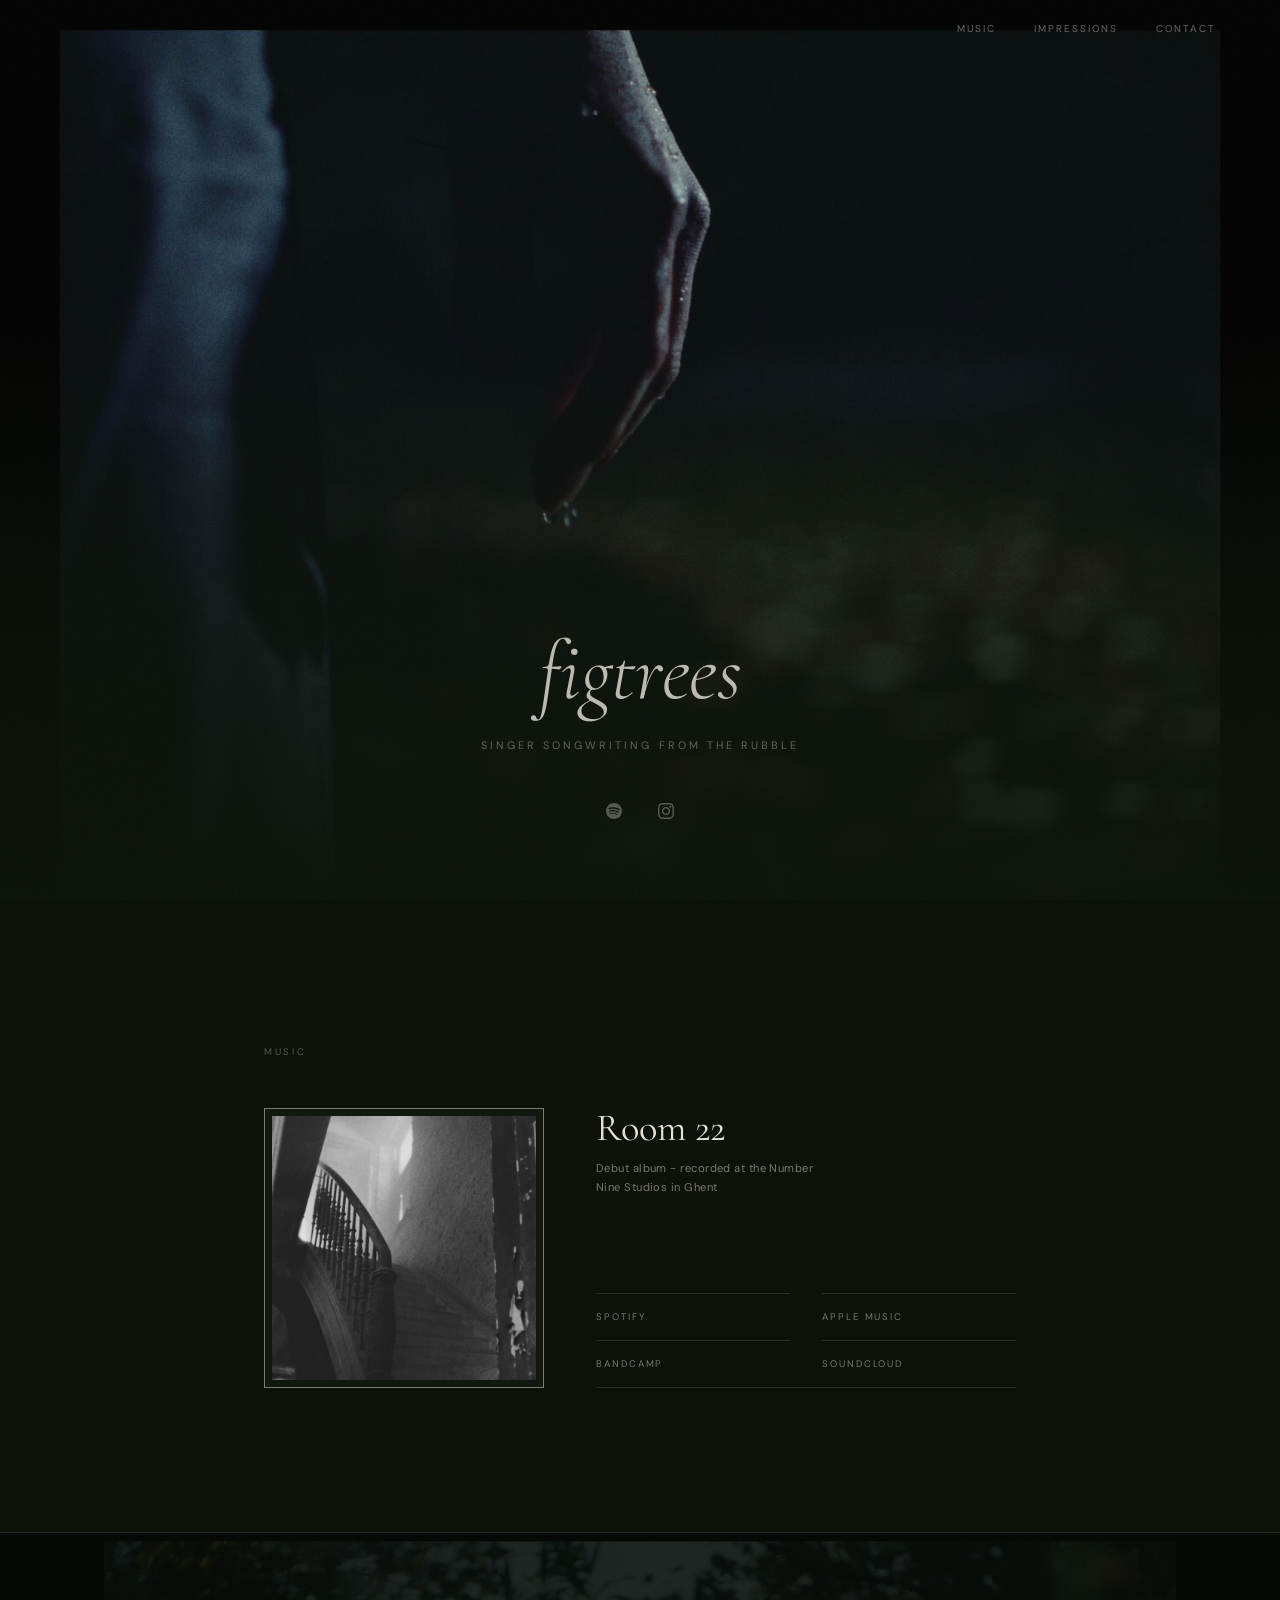
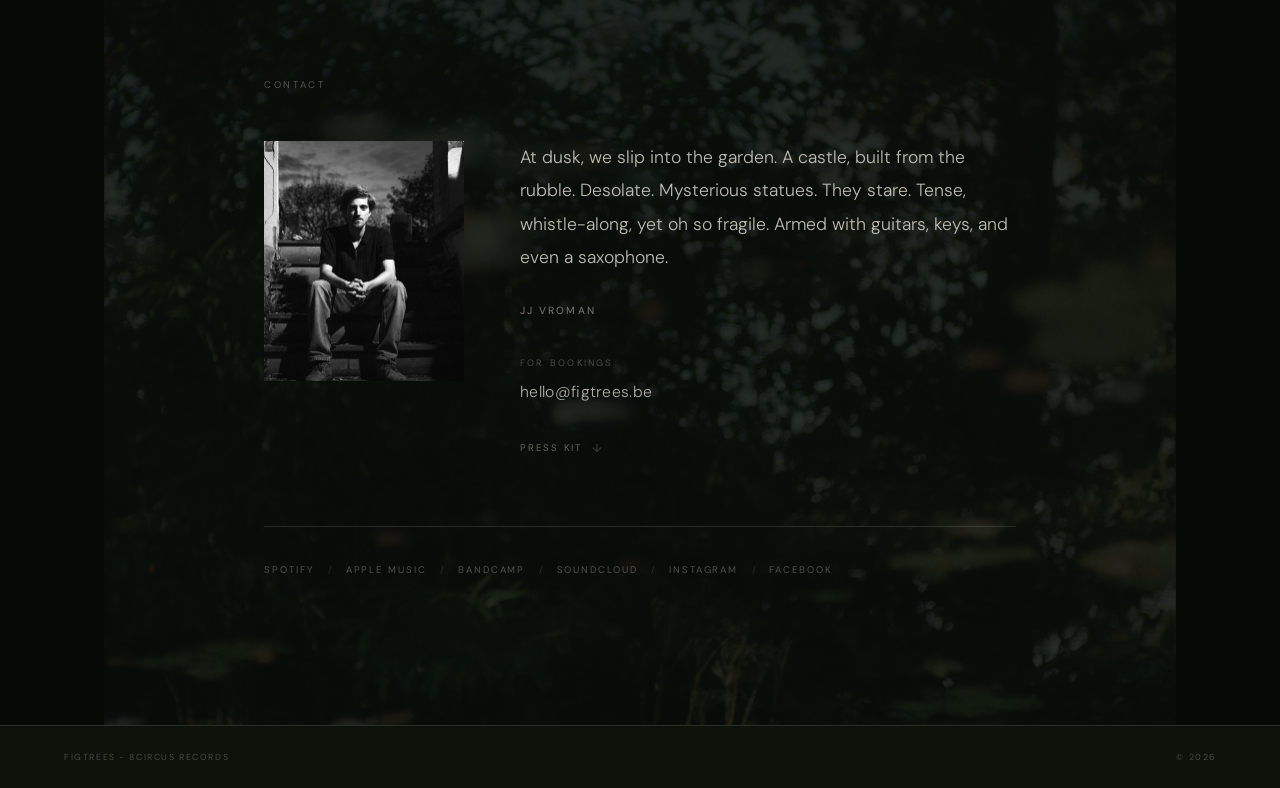
<file: index.html>
<!doctype html>
<html lang="en">
<head>
<meta charset="utf-8">
<meta name="viewport" content="width=device-width, initial-scale=1, viewport-fit=cover">
<title>figtrees - singer-songwriter from Ghent</title>
<meta name="description" content="fig trees is the solo project of JJ Vroman, a singer-songwriter from Ghent, Belgium. Debut album Room 22, recorded at Number Nine Studios. Booking: hello@figtrees.be">
<link rel="canonical" href="https://figtrees.be/">
<meta property="og:title" content="figtrees - singer-songwriter from Ghent">
<meta property="og:description" content="Singer songwriting from the rubble. The solo project of JJ Vroman, from Ghent.">
<meta property="og:image" content="https://figtrees.be/media/og-cover.jpg">
<meta property="og:image:width" content="1200">
<meta property="og:image:height" content="630">
<meta property="og:image:type" content="image/jpeg">
<meta property="og:image:alt" content="A hand at dusk, a single drop falling from the fingertip.">
<meta property="og:url" content="https://figtrees.be/">
<meta property="og:type" content="website">
<meta property="og:site_name" content="figtrees">
<meta property="og:locale" content="en_GB">
<meta name="twitter:card" content="summary_large_image">

<script type="application/ld+json">
{
  "@context": "https://schema.org",
  "@type": "MusicGroup",
  "name": "fig trees",
  "alternateName": ["figtrees", "Fig Trees", "figtreesmusic"],
  "url": "https://figtrees.be/",
  "image": "https://figtrees.be/media/hero.jpg",
  "description": "fig trees is the solo project of JJ Vroman, a singer-songwriter from Ghent, Belgium.",
  "genre": ["Singer-songwriter", "Indie folk", "Indie rock"],
  "email": "hello@figtrees.be",
  "foundingLocation": { "@type": "Place", "name": "Ghent, Belgium" },
  "location": {
    "@type": "Place",
    "address": { "@type": "PostalAddress", "addressLocality": "Ghent", "addressCountry": "BE" }
  },
  "member": { "@type": "Person", "name": "JJ Vroman" },
  "recordLabel": { "@type": "Organization", "name": "8circus records", "url": "https://8circus.be" },
  "album": {
    "@type": "MusicAlbum",
    "name": "Room 22",
    "albumProductionType": "https://schema.org/StudioAlbum",
    "byArtist": { "@type": "MusicGroup", "name": "fig trees" },
    "recordingOf": { "@type": "Place", "name": "Number Nine Studios, Ghent" }
  },
  "sameAs": [
    "https://open.spotify.com/artist/71qrzaJDc32ww5jdl640Cc",
    "https://music.apple.com/be/artist/fig-trees/1735159870",
    "https://figtrees.bandcamp.com/",
    "https://soundcloud.com/figtreesmusic",
    "https://www.instagram.com/figtreesmusic/",
    "https://www.facebook.com/figtreesmusic",
    "https://www.youtube.com/@figtreesmusic"
  ]
}
</script>
<link rel="preload" as="image" href="media/hero.jpg" fetchpriority="high">
<link rel="icon" href="favicon.ico" sizes="32x32">
<link rel="icon" href="favicon.svg" type="image/svg+xml">
<link rel="icon" href="favicon.png" type="image/png" sizes="96x96">
<link rel="apple-touch-icon" href="media/apple-touch-icon.png">
<meta name="theme-color" content="#0c1209">
<link rel="preconnect" href="https://fonts.googleapis.com">
<link rel="preconnect" href="https://fonts.gstatic.com" crossorigin>
<link href="https://fonts.googleapis.com/css2?family=Cormorant+Garamond:ital,wght@0,300;0,400;1,300;1,400&family=DM+Sans:opsz,wght@9..40,300;9..40,400;9..40,500&display=swap" rel="stylesheet">
<link rel="stylesheet" href="style.css">
<noscript><style>.reveal{opacity:1;transform:none}</style></noscript>
</head>
<body>

<nav id="site-nav">
  <a href="#" class="nav-brand">figtrees</a>
  <ul class="nav-links">
    <li><a href="#music">Music</a></li>
    <li><a href="impressions.html">Impressions</a></li>
    <li><a href="#contact">Contact</a></li>
  </ul>
</nav>

<main>

  <!-- hero -->
  <section id="hero">
    <div class="hero-bg" style="background-image:url('media/hero.jpg')"></div>
    <div class="inner hero-inner">
      <h1 class="hero-name reveal">figtrees</h1>
      <p class="hero-tagline reveal d1">Singer songwriting from the rubble</p>
      <div class="hero-socials reveal d2">
        <a href="https://open.spotify.com/artist/71qrzaJDc32ww5jdl640Cc" target="_blank" rel="noopener" aria-label="Spotify">
          <svg viewBox="0 0 24 24"><path d="M12 0C5.4 0 0 5.4 0 12s5.4 12 12 12 12-5.4 12-12S18.66 0 12 0zm5.521 17.34c-.24.359-.66.48-1.021.24-2.82-1.74-6.36-2.101-10.561-1.141-.418.122-.779-.179-.899-.539-.12-.421.18-.78.54-.9 4.56-1.021 8.52-.6 11.64 1.32.42.18.479.659.301 1.02zm1.44-3.3c-.301.42-.841.6-1.262.3-3.239-1.98-8.159-2.58-11.939-1.38-.479.12-1.02-.12-1.14-.6-.12-.48.12-1.021.6-1.141C9.6 9.9 15 10.561 18.72 12.84c.361.181.54.78.241 1.2zm.12-3.36C15.24 8.4 8.82 8.16 5.16 9.301c-.6.179-1.2-.181-1.38-.721-.18-.601.18-1.2.72-1.381 4.26-1.26 11.28-1.02 15.721 1.621.539.3.719 1.02.419 1.56-.299.421-1.02.599-1.559.3z"/></svg>
        </a>
        <a href="https://www.instagram.com/figtreesmusic/" target="_blank" rel="noopener" aria-label="Instagram">
          <svg viewBox="0 0 24 24"><path d="M12 2.163c3.204 0 3.584.012 4.85.07 3.252.148 4.771 1.691 4.919 4.919.058 1.265.069 1.645.069 4.849 0 3.205-.012 3.584-.069 4.849-.149 3.225-1.664 4.771-4.919 4.919-1.266.058-1.644.07-4.85.07-3.204 0-3.584-.012-4.849-.07-3.26-.149-4.771-1.699-4.919-4.92-.058-1.265-.07-1.644-.07-4.849 0-3.204.013-3.583.07-4.849.149-3.227 1.664-4.771 4.919-4.919 1.266-.057 1.645-.069 4.849-.069zm0-2.163c-3.259 0-3.667.014-4.947.072-4.358.2-6.78 2.618-6.98 6.98-.059 1.281-.073 1.689-.073 4.948 0 3.259.014 3.668.072 4.948.2 4.358 2.618 6.78 6.98 6.98 1.281.058 1.689.072 4.948.072 3.259 0 3.668-.014 4.948-.072 4.354-.2 6.782-2.618 6.979-6.98.059-1.28.073-1.689.073-4.948 0-3.259-.014-3.667-.072-4.947-.196-4.354-2.617-6.78-6.979-6.98-1.281-.059-1.69-.073-4.949-.073zm0 5.838c-3.403 0-6.162 2.759-6.162 6.162s2.759 6.163 6.162 6.163 6.162-2.759 6.162-6.163c0-3.403-2.759-6.162-6.162-6.162zm0 10.162c-2.209 0-4-1.79-4-4 0-2.209 1.791-4 4-4s4 1.791 4 4c0 2.21-1.791 4-4 4zm6.406-11.845c-.796 0-1.441.645-1.441 1.44s.645 1.44 1.441 1.44c.795 0 1.439-.645 1.439-1.44s-.644-1.44-1.439-1.44z"/></svg>
        </a>
      </div>
    </div>
  </section>

  <!-- music -->
  <section id="music">
    <div class="inner">
      <p class="label reveal">Music</p>
      <div class="album-block">
        <div class="album-art reveal">
          <img src="media/album.jpg" alt="Room 22 album cover" width="700" height="700">
        </div>
        <div class="album-info">
          <div class="reveal d1">
            <h2 class="album-title">Room 22</h2>
            <p class="album-meta">Debut album - recorded at the Number Nine Studios in Ghent</p>
          </div>
          <div class="stream-links reveal d2">
            <a class="stream-link" href="https://open.spotify.com/artist/71qrzaJDc32ww5jdl640Cc" target="_blank" rel="noopener">
              <span>Spotify</span><span class="arr">&#8599;</span>
            </a>
            <a class="stream-link" href="https://music.apple.com/be/artist/fig-trees/1735159870" target="_blank" rel="noopener">
              <span>Apple Music</span><span class="arr">&#8599;</span>
            </a>
            <a class="stream-link" href="https://figtrees.bandcamp.com/" target="_blank" rel="noopener">
              <span>Bandcamp</span><span class="arr">&#8599;</span>
            </a>
            <a class="stream-link" href="https://soundcloud.com/figtreesmusic" target="_blank" rel="noopener">
              <span>SoundCloud</span><span class="arr">&#8599;</span>
            </a>
          </div>
        </div>
      </div>
    </div>
  </section>

  <!-- contact -->
  <section id="contact">
    <div class="contact-bg" style="background-image:url('media/garden.jpg')"></div>
    <div class="inner contact-inner">
      <p class="label reveal">Contact</p>
      <div class="contact-grid">
        <img class="contact-portrait reveal" src="media/portrait.jpg" alt="JJ Vroman" width="800" height="960">
        <div class="reveal d1">
          <p class="contact-bio">At dusk, we slip into the garden. A castle, built from the rubble. Desolate. Mysterious statues. They stare. Tense, whistle-along, yet oh so fragile. Armed with guitars, keys, and even a saxophone.</p>
          <p class="contact-name">JJ Vroman</p>
          <p class="contact-cue">For bookings</p>
          <a class="contact-email" href="mailto:hello@figtrees.be">hello@figtrees.be</a>
          <p class="epk-line"><a class="contact-epk" href="media/figtrees-epk.pdf" download><span>Press kit</span><span class="dl">&#8595;</span></a></p>
        </div>
      </div>
      <div class="foot-socials reveal d2">
        <a class="foot-social" href="https://open.spotify.com/artist/71qrzaJDc32ww5jdl640Cc" target="_blank" rel="noopener">Spotify</a>
        <span class="foot-sep">/</span>
        <a class="foot-social" href="https://music.apple.com/be/artist/fig-trees/1735159870" target="_blank" rel="noopener">Apple Music</a>
        <span class="foot-sep">/</span>
        <a class="foot-social" href="https://figtrees.bandcamp.com/" target="_blank" rel="noopener">Bandcamp</a>
        <span class="foot-sep">/</span>
        <a class="foot-social" href="https://soundcloud.com/figtreesmusic" target="_blank" rel="noopener">SoundCloud</a>
        <span class="foot-sep">/</span>
        <a class="foot-social" href="https://www.instagram.com/figtreesmusic/" target="_blank" rel="noopener">Instagram</a>
        <span class="foot-sep">/</span>
        <a class="foot-social" href="https://www.facebook.com/figtreesmusic" target="_blank" rel="noopener">Facebook</a>
      </div>
    </div>
  </section>

</main>

<footer>
  <span class="footer-text">figtrees - <a href="https://8circus.be">8circus records</a></span>
  <span class="footer-text">&copy; 2026</span>
</footer>

<script>
const nav = document.getElementById('site-nav');
addEventListener('scroll', () => {
  nav.classList.toggle('scrolled', scrollY > 40);
}, { passive: true });

const io = new IntersectionObserver((es) => {
  es.forEach(e => { if (e.isIntersecting) { e.target.classList.add('in'); io.unobserve(e.target); } });
}, { threshold: 0.12, rootMargin: '0px 0px -40px 0px' });
document.querySelectorAll('.reveal').forEach(el => io.observe(el));
</script>
</body>
</html>
</file>
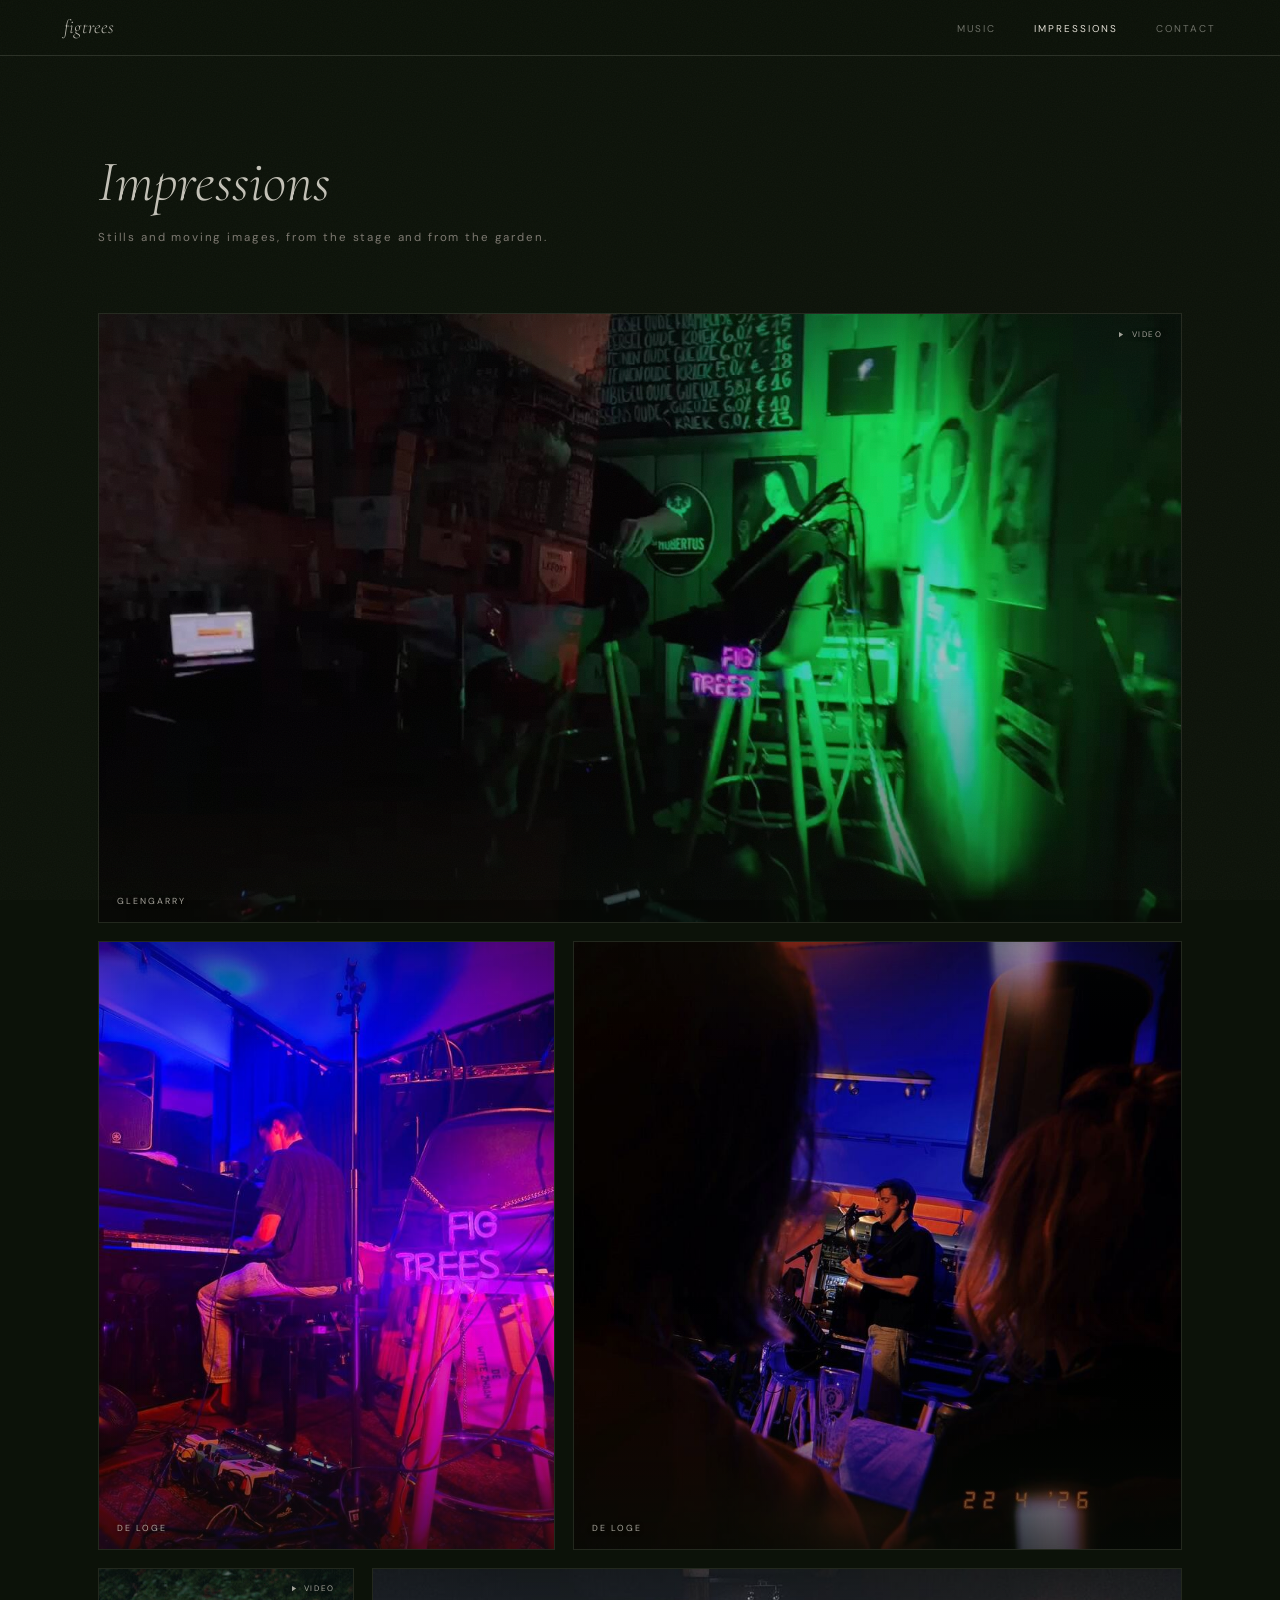
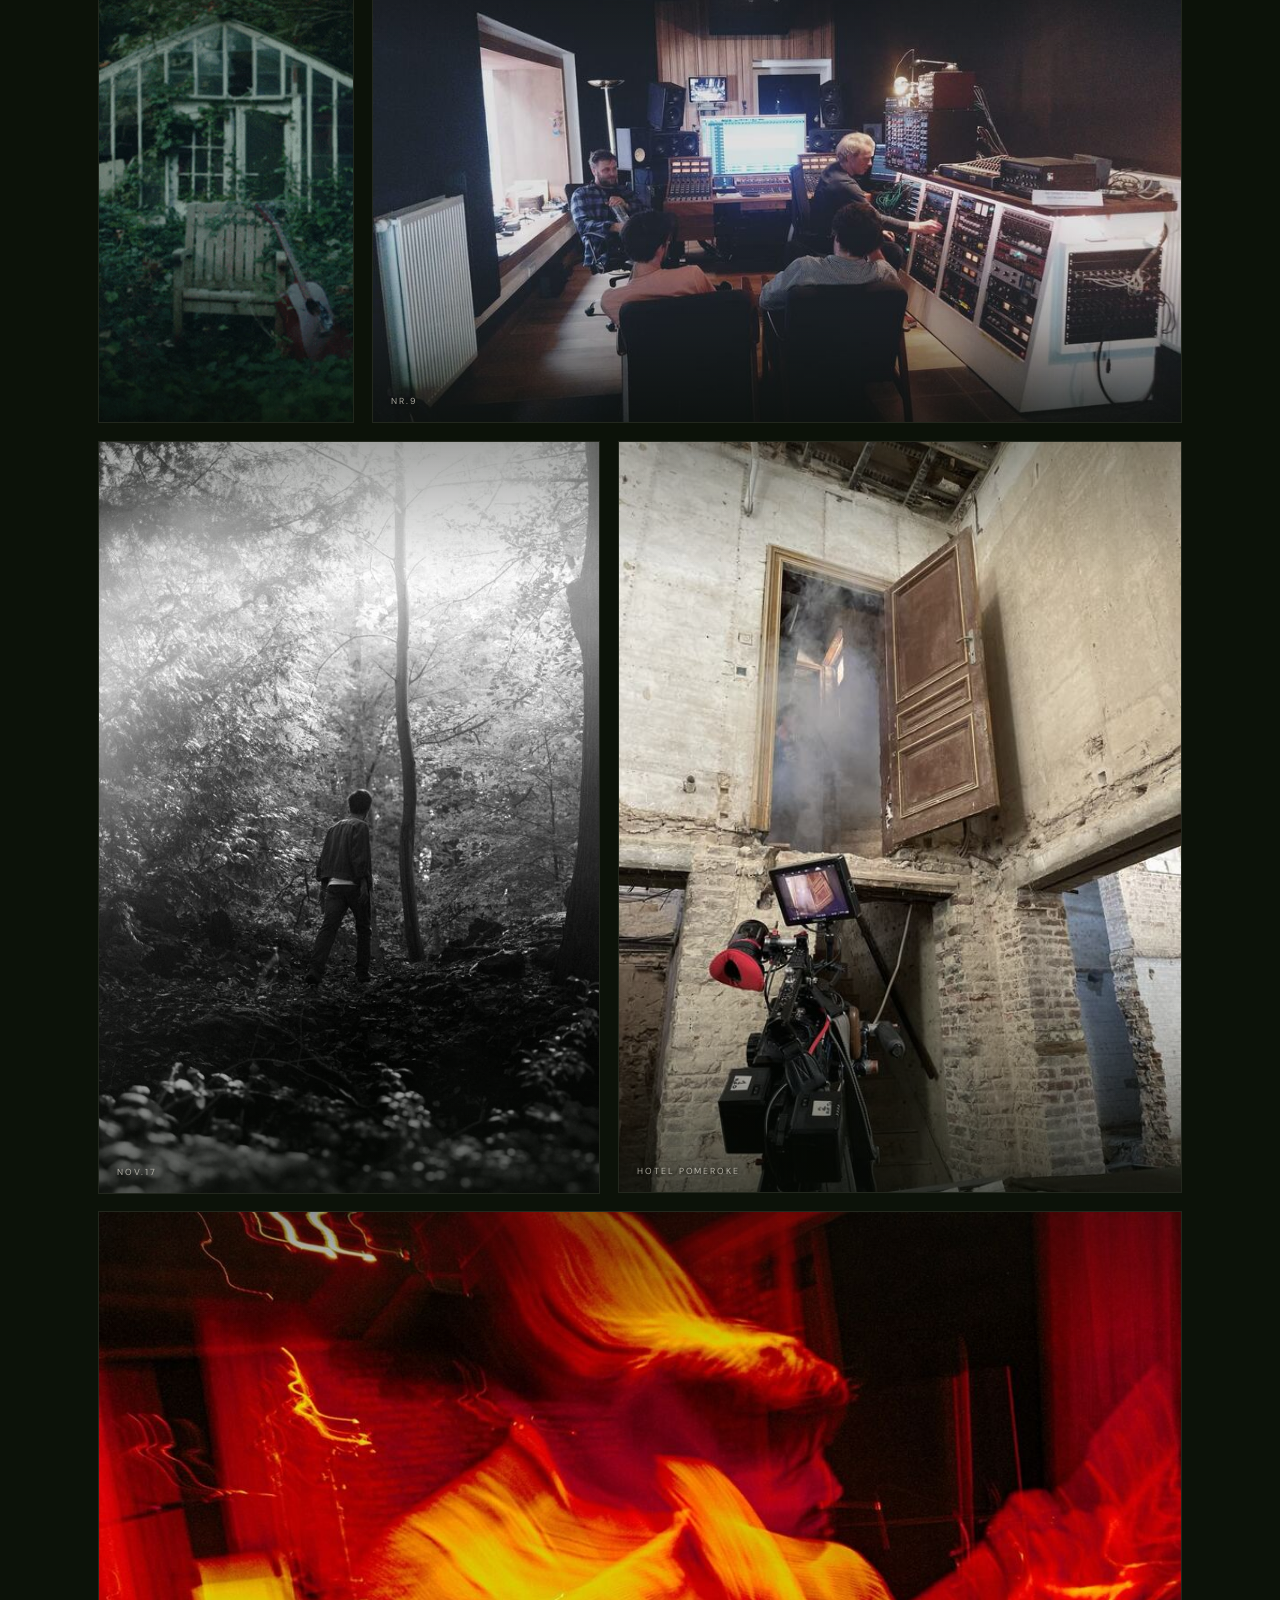
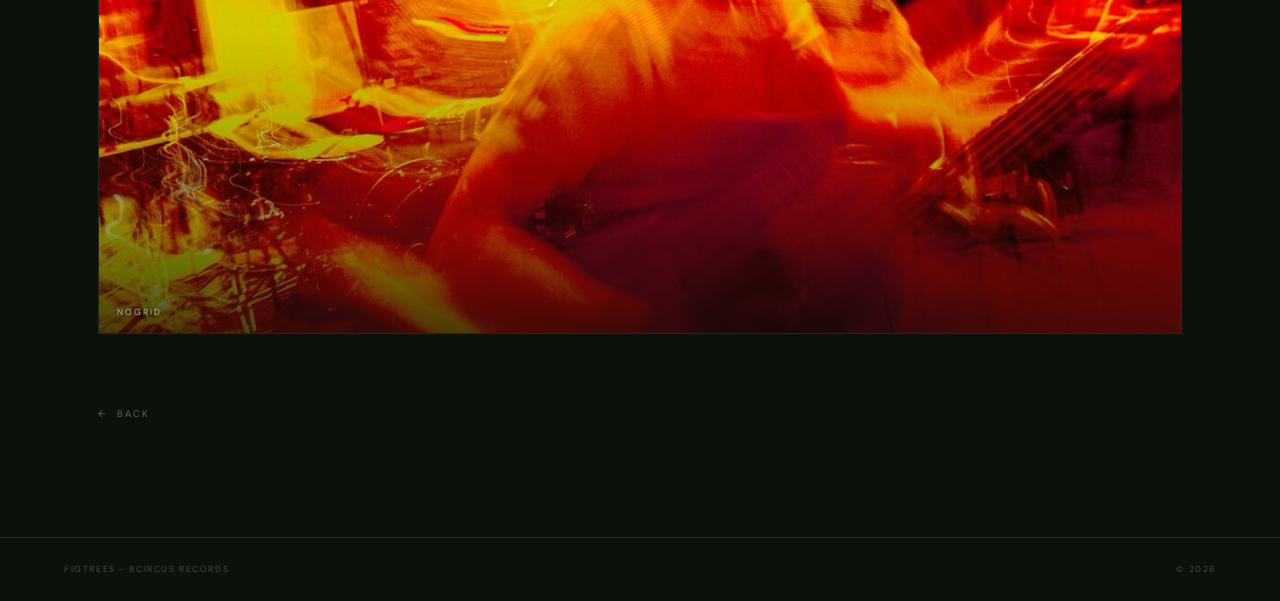
<file: impressions.html>
<!doctype html>
<html lang="en">
<head>
<meta charset="utf-8">
<meta name="viewport" content="width=device-width, initial-scale=1, viewport-fit=cover">
<title>figtrees - impressions</title>
<meta name="description" content="figtrees live and in the studio - De Loge, Hotel Pomeroke and Number Nine Studios in Ghent. Photos and video of JJ Vroman.">
<link rel="canonical" href="https://figtrees.be/impressions.html">
<meta property="og:title" content="figtrees - impressions">
<meta property="og:description" content="Stills and moving images, from the stage and from the garden.">
<meta property="og:image" content="https://figtrees.be/media/og-impressions.jpg">
<meta property="og:image:width" content="1200">
<meta property="og:image:height" content="630">
<meta property="og:image:type" content="image/jpeg">
<meta property="og:image:alt" content="Long exposure of figtrees on stage, red and amber light.">
<meta property="og:url" content="https://figtrees.be/impressions.html">
<meta property="og:type" content="website">
<meta property="og:site_name" content="figtrees">
<meta property="og:locale" content="en_GB">
<meta name="twitter:card" content="summary_large_image">
<link rel="preload" as="image" href="media/trailer-poster.jpg" fetchpriority="high">
<link rel="icon" href="favicon.ico" sizes="32x32">
<link rel="icon" href="favicon.svg" type="image/svg+xml">
<link rel="icon" href="favicon.png" type="image/png" sizes="96x96">
<link rel="apple-touch-icon" href="media/apple-touch-icon.png">
<meta name="theme-color" content="#0c1209">
<link rel="preconnect" href="https://fonts.googleapis.com">
<link rel="preconnect" href="https://fonts.gstatic.com" crossorigin>
<link href="https://fonts.googleapis.com/css2?family=Cormorant+Garamond:ital,wght@0,300;0,400;1,300;1,400&family=DM+Sans:opsz,wght@9..40,300;9..40,400;9..40,500&display=swap" rel="stylesheet">
<link rel="stylesheet" href="style.css">
<noscript><style>.reveal{opacity:1;transform:none}</style></noscript>
</head>
<body>

<nav id="site-nav" class="solid">
  <a href="index.html" class="nav-brand">figtrees</a>
  <ul class="nav-links">
    <li><a href="index.html#music">Music</a></li>
    <li><a href="impressions.html" aria-current="page">Impressions</a></li>
    <li><a href="index.html#contact">Contact</a></li>
  </ul>
</nav>

<main>
  <section id="impressions">
    <div class="imp-wrap">

      <div class="imp-intro reveal">
        <h1 class="imp-title">Impressions</h1>
        <p class="imp-sub">Stills and moving images, from the stage and from the garden.</p>
      </div>

      <div class="imp-grid">

        <!-- opener: the trailer, full width -->
        <figure class="tile reveal ar-16-9" data-kind="video" data-src="media/trailer.mp4">
          <img src="media/trailer-poster.jpg" alt="Glengarry trailer" loading="eager" decoding="async">
          <video muted loop playsinline preload="none" aria-label="Glengarry trailer"></video>
          <span class="vmark"><svg viewBox="0 0 24 24"><path d="M8 5v14l11-7z"/></svg>Video</span>
          <figcaption class="cap">Glengarry</figcaption>
        </figure>

        <!-- De Loge -->
        <div class="imp-row r2">
          <figure class="tile reveal ar-3-4" data-kind="image" data-src="media/loge-neon-full.jpg">
            <img src="media/loge-neon.jpg" alt="figtrees live at De Loge" loading="eager" decoding="async">
            <figcaption class="cap">De Loge</figcaption>
          </figure>
          <figure class="tile reveal d1 ar-1-1" data-kind="image" data-src="media/loge-bar-full.jpg">
            <img src="media/loge-bar.jpg" alt="figtrees live at De Loge" loading="eager" decoding="async">
            <figcaption class="cap">De Loge</figcaption>
          </figure>
        </div>

        <!-- the greenhouse + Nr.9 -->
        <div class="imp-row r3">
          <figure class="tile reveal ar-9-16" data-kind="video" data-src="media/greenhouse.mp4">
            <img src="media/greenhouse-poster.jpg" alt="The greenhouse" loading="lazy" decoding="async">
            <video muted loop playsinline preload="none" aria-label="The greenhouse"></video>
            <span class="vmark"><svg viewBox="0 0 24 24"><path d="M8 5v14l11-7z"/></svg>Video</span>
          </figure>
          <figure class="tile reveal d1 ar-16-9" data-kind="image" data-src="media/nr9-desk-full.jpg">
            <img src="media/nr9-desk.jpg" alt="Recording at Number Nine Studios, Ghent" loading="lazy" decoding="async">
            <figcaption class="cap">Nr.9</figcaption>
          </figure>
        </div>

        <!-- two portraits -->
        <div class="imp-row r4">
          <figure class="tile reveal ar-2-3" data-kind="image" data-src="media/forest-full.jpg">
            <img src="media/forest.jpg" alt="JJ Vroman in the woods" loading="lazy" decoding="async">
            <figcaption class="cap">Nov.17</figcaption>
          </figure>
          <figure class="tile reveal d1 ar-3-4" data-kind="image" data-src="media/pomeroke-full.jpg">
            <img src="media/pomeroke.jpg" alt="Filming at Hotel Pomeroke" loading="lazy" decoding="async">
            <figcaption class="cap">Hotel Pomeroke</figcaption>
          </figure>
        </div>

        <!-- finale, full width -->
        <figure class="tile reveal ar-3-2" data-kind="image" data-src="media/nogrid-full.jpg">
          <img src="media/nogrid.jpg" alt="Long exposure, red light" loading="lazy" decoding="async">
          <figcaption class="cap">nogrid</figcaption>
        </figure>

      </div>

      <a class="imp-back" href="index.html"><span class="ar">&#8592;</span> Back</a>

    </div>
  </section>
</main>

<footer>
  <span class="footer-text">figtrees - <a href="https://8circus.be">8circus records</a></span>
  <span class="footer-text">&copy; 2026</span>
</footer>

<!-- lightbox -->
<div class="lb" id="lb" role="dialog" aria-modal="true" aria-label="Enlarged view">
  <button class="lb-close" id="lb-close" aria-label="Close">&#10005;</button>
  <div class="lb-stage" id="lb-stage"></div>
  <p class="lb-cap" id="lb-cap"></p>
</div>

<script>
(() => {
  'use strict';
  const canHover = matchMedia('(hover: hover) and (pointer: fine)').matches;
  const calm = matchMedia('(prefers-reduced-motion: reduce)').matches;

  /* ---------- reveal ---------- */
  const rio = new IntersectionObserver((es) => {
    es.forEach(e => { if (e.isIntersecting) { e.target.classList.add('in'); rio.unobserve(e.target); } });
  }, { threshold: 0.1, rootMargin: '0px 0px -40px 0px' });
  document.querySelectorAll('.reveal').forEach(el => rio.observe(el));

  /* ---------- video tiles: bytes only on intent ---------- */
  const tiles = [...document.querySelectorAll('.tile')];
  const vidTiles = tiles.filter(t => t.dataset.kind === 'video');

  // the poster stays visible until the video is genuinely rendering frames,
  // so a slow connection never shows an empty box
  vidTiles.forEach(t => {
    const v = t.querySelector('video');
    v.addEventListener('playing', () => t.classList.add('playing'));
    v.addEventListener('pause',   () => t.classList.remove('playing'));
    v.addEventListener('error',   () => t.classList.remove('playing'));
  });

  function start(tile) {
    const v = tile.querySelector('video');
    if (!v.src) v.src = tile.dataset.src;   // first byte request happens here
    const p = v.play();
    if (p) p.catch(() => {});               // autoplay refused: poster just stays
  }
  function stop(tile) {
    const v = tile.querySelector('video');
    if (v.src) v.pause();
  }

  if (canHover && !calm) {
    vidTiles.forEach(t => {
      t.addEventListener('pointerenter', () => start(t));
      t.addEventListener('pointerleave', () => stop(t));
    });
  } else if (!calm) {
    // touch: play while the tile is properly in view, pause when it leaves
    const vio = new IntersectionObserver((es) => {
      es.forEach(e => e.isIntersecting ? start(e.target) : stop(e.target));
    }, { threshold: 0.55 });
    vidTiles.forEach(t => vio.observe(t));
  }

  /* ---------- lightbox ---------- */
  const lb = document.getElementById('lb');
  const stage = document.getElementById('lb-stage');
  const lbCap = document.getElementById('lb-cap');
  let lastFocus = null;

  function open(tile) {
    lastFocus = document.activeElement;
    vidTiles.forEach(stop);
    stage.innerHTML = '';

    if (tile.dataset.kind === 'video') {
      const v = document.createElement('video');
      v.src = tile.dataset.src;
      v.controls = true; v.autoplay = true; v.loop = true; v.playsInline = true;
      stage.appendChild(v);
    } else {
      const img = document.createElement('img');
      img.src = tile.dataset.src;                       // full-size, fetched now
      img.alt = tile.querySelector('img').alt || '';
      stage.appendChild(img);
    }

    const cap = tile.querySelector('.cap');
    lbCap.textContent = cap ? cap.textContent : '';
    lb.classList.add('open');
    requestAnimationFrame(() => lb.classList.add('shown'));
    document.body.style.overflow = 'hidden';
    document.getElementById('lb-close').focus();
  }

  function close() {
    lb.classList.remove('shown');
    setTimeout(() => {
      lb.classList.remove('open');
      stage.innerHTML = '';
      document.body.style.overflow = '';
      if (lastFocus) lastFocus.focus();
    }, 380);
  }

  tiles.forEach(t => {
    t.tabIndex = 0;
    t.setAttribute('role', 'button');
    t.addEventListener('click', () => open(t));
    t.addEventListener('keydown', e => {
      if (e.key === 'Enter' || e.key === ' ') { e.preventDefault(); open(t); }
    });
  });

  document.getElementById('lb-close').addEventListener('click', close);
  lb.addEventListener('click', e => { if (e.target === lb) close(); });
  addEventListener('keydown', e => { if (e.key === 'Escape' && lb.classList.contains('open')) close(); });
})();
</script>
</body>
</html>
</file>
<file: style.css>
:root {
  --bg:#0c1209; --bg-lift:#131c0e; --bg-card:#12180e;
  --text:#e4e0d6; --dim:#7c7870; --accent:#b8956a;
  --line:rgba(228,224,214,0.14);
  --line-strong:rgba(228,224,214,0.5);
  --font-display:'Cormorant Garamond',Georgia,serif;
  --font-body:'DM Sans',system-ui,sans-serif;
}

*,*::before,*::after{box-sizing:border-box;margin:0;padding:0}
html{scroll-behavior:smooth}
@view-transition{navigation:auto}
body{
  background:var(--bg);color:var(--text);
  font-family:var(--font-body);font-size:1rem;line-height:1.65;
  -webkit-font-smoothing:antialiased;
  overflow-x:hidden;
  padding-top:env(safe-area-inset-top,0px);
  padding-bottom:env(safe-area-inset-bottom,0px)
}
a{color:inherit}

/* keyboard focus: visible and on-brand, never the default blue box */
:focus-visible{outline:1px solid var(--line-strong);outline-offset:3px;border-radius:2px}
:focus:not(:focus-visible){outline:none}
img,video{max-width:100%;display:block}

body::after{
  content:'';position:fixed;inset:0;z-index:999;pointer-events:none;opacity:0.04;
  background-image:url("data:image/svg+xml,%3Csvg xmlns='http://www.w3.org/2000/svg' width='200' height='200'%3E%3Cfilter id='g'%3E%3CfeTurbulence type='fractalNoise' baseFrequency='0.8' numOctaves='4' stitchTiles='stitch'/%3E%3C/filter%3E%3Crect width='200' height='200' filter='url(%23g)'/%3E%3C/svg%3E")
}

/* ── reveal on scroll ── */
.reveal{opacity:0;transform:translateY(20px);transition:opacity 1.2s cubic-bezier(.2,.7,.3,1),transform 1.2s cubic-bezier(.2,.7,.3,1)}
.reveal.in{opacity:1;transform:none}
.d1{transition-delay:.12s}.d2{transition-delay:.24s}.d3{transition-delay:.36s}

/* ── nav ── */
nav{
  position:fixed;top:0;left:0;right:0;z-index:100;
  display:flex;align-items:center;justify-content:space-between;
  padding-inline:clamp(1.25rem,6vw,4rem);
  padding-top:env(safe-area-inset-top,0px);
  height:calc(56px + env(safe-area-inset-top,0px));
  background:transparent;border-bottom:1px solid transparent;
  transition:background .5s,border-color .5s
}
nav.scrolled,nav.solid{
  background:rgba(12,18,9,0.9);border-bottom-color:var(--line);
  backdrop-filter:blur(14px);-webkit-backdrop-filter:blur(14px)
}
.nav-brand{
  font-family:var(--font-display);font-weight:300;font-style:italic;font-size:1.2rem;
  letter-spacing:0.01em;text-decoration:none;color:rgba(228,224,214,0.8);
  opacity:0;transition:opacity .5s
}
nav.scrolled .nav-brand,nav.solid .nav-brand{opacity:1}
.nav-links{list-style:none;display:flex;gap:clamp(1rem,3vw,2.5rem);margin-left:auto}
.nav-links a{
  font-size:0.62rem;font-weight:400;letter-spacing:0.2em;text-transform:uppercase;
  color:rgba(228,224,214,0.45);text-decoration:none;transition:color .3s;white-space:nowrap
}
.nav-links a:hover,.nav-links a[aria-current]{color:var(--text)}

.inner{max-width:880px;margin-inline:auto;padding-inline:clamp(1.25rem,6vw,4rem)}
.label{
  font-size:0.6rem;font-weight:400;letter-spacing:0.28em;text-transform:uppercase;
  color:rgba(228,224,214,0.35);margin-bottom:3rem
}

/* ── hero ── */
#hero{position:relative;min-height:100svh;display:flex;align-items:flex-end;overflow:hidden}
.hero-bg{position:absolute;inset:0;background-size:cover;background-position:center 30%;z-index:0}
.hero-bg::after{
  content:'';position:absolute;inset:0;
  background:linear-gradient(to bottom,rgba(12,18,9,0.15) 0%,rgba(12,18,9,0.1) 35%,rgba(12,18,9,0.7) 68%,rgba(12,18,9,0.98) 100%)
}
.hero-inner{position:relative;z-index:2;padding-block:clamp(5rem,10vw,9rem) clamp(3rem,6vw,5.5rem);text-align:center}
.hero-name{
  font-family:var(--font-display);font-weight:300;font-style:italic;
  font-size:clamp(2.6rem,6.5vw,5.4rem);line-height:1;letter-spacing:-0.005em;
  color:rgba(228,224,214,0.82);white-space:nowrap;margin-bottom:1.5rem
}
.hero-tagline{
  font-size:clamp(0.58rem,1.15vw,0.68rem);font-weight:400;letter-spacing:0.28em;
  text-transform:uppercase;color:rgba(228,224,214,0.4);margin-bottom:2.75rem
}
.hero-socials{display:flex;align-items:center;justify-content:center;gap:1.75rem}
.hero-socials a{
  display:flex;align-items:center;justify-content:center;width:24px;height:24px;
  color:rgba(228,224,214,0.34);text-decoration:none;flex-shrink:0;
  transition:color .35s,transform .35s
}
.hero-socials a:hover{color:rgba(228,224,214,0.92);transform:translateY(-2px)}
.hero-socials svg{width:16px;height:16px;fill:currentColor}

/* ── music ── */
#music{padding-block:clamp(5rem,12vw,9rem);background:var(--bg)}
.album-block{display:flex;gap:clamp(1.75rem,5vw,3.25rem);align-items:stretch}
.album-art{
  width:clamp(170px,30vw,280px);aspect-ratio:1;flex-shrink:0;
  border:1px solid var(--line-strong);padding:7px;background:var(--bg-card)
}
.album-art{overflow:hidden;transition:border-color .5s}
.album-art img{width:100%;height:100%;object-fit:cover;filter:grayscale(85%) contrast(1.06);
  transition:transform 1.4s cubic-bezier(.2,.7,.3,1),filter .6s}
.album-block:hover .album-art{border-color:rgba(228,224,214,0.75)}
.album-block:hover .album-art img{transform:scale(1.04);filter:grayscale(55%) contrast(1.06)}
.album-info{flex:1;min-width:0;display:flex;flex-direction:column;justify-content:space-between;gap:2rem}
.album-title{
  font-family:var(--font-display);font-weight:400;
  font-size:clamp(1.75rem,4vw,2.4rem);line-height:1.05;margin-bottom:0.65rem;color:var(--text)
}
.album-meta{font-size:0.7rem;line-height:1.7;letter-spacing:0.04em;color:var(--dim);max-width:34ch}

.stream-links{
  display:grid;grid-template-columns:repeat(2,1fr);
  column-gap:clamp(1rem,3vw,2rem);row-gap:0;border-bottom:1px solid var(--line)
}
.stream-link{
  display:flex;align-items:center;justify-content:space-between;gap:1rem;
  font-size:0.6rem;font-weight:400;letter-spacing:0.2em;text-transform:uppercase;
  color:rgba(228,224,214,0.5);text-decoration:none;
  padding:0.85rem 0;border-top:1px solid var(--line);transition:color .35s
}
.stream-link .arr{font-size:0.7rem;opacity:0;transform:translate(-3px,3px);transition:opacity .35s,transform .35s}
.stream-link:hover{color:var(--text)}
.stream-link:hover .arr{opacity:.55;transform:none}

/* ── contact ── */
#contact{position:relative;padding-block:clamp(5rem,12vw,9rem);border-top:1px solid var(--line);overflow:hidden}
.contact-bg{position:absolute;inset:0;background-size:cover;background-position:center;z-index:0}
.contact-bg::after{content:'';position:absolute;inset:0;background:rgba(8,12,7,0.82)}
.contact-inner{position:relative;z-index:1}
.contact-grid{display:grid;grid-template-columns:200px 1fr;gap:clamp(2rem,5vw,3.5rem);align-items:start;margin-bottom:4rem}
.contact-portrait{width:200px;height:240px;object-fit:cover;object-position:center top;filter:grayscale(100%) contrast(1.05)}
.contact-bio{
  font-weight:300;font-size:clamp(0.95rem,1.8vw,1.1rem);line-height:1.9;
  color:rgba(228,224,214,0.82);margin-bottom:1.75rem;max-width:44ch
}
.contact-name{font-size:0.65rem;font-weight:400;letter-spacing:0.2em;text-transform:uppercase;color:var(--dim);margin-bottom:2.25rem}
.contact-cue{font-size:0.58rem;font-weight:400;letter-spacing:0.24em;text-transform:uppercase;color:rgba(228,224,214,0.3);margin-bottom:0.5rem}
.contact-email{
  font-weight:300;font-size:clamp(0.88rem,1.5vw,0.98rem);letter-spacing:0.02em;
  text-decoration:none;color:rgba(228,224,214,0.75);display:inline-block;
  transition:color .3s;border-bottom:1px solid transparent;padding-bottom:2px
}
.contact-email:hover{color:var(--text);border-bottom-color:var(--line-strong)}

/* press kit download */
.epk-line{margin-top:1.6rem}
.contact-epk{
  display:inline-flex;align-items:center;gap:0.6rem;
  font-size:0.6rem;font-weight:400;letter-spacing:0.2em;text-transform:uppercase;
  color:rgba(228,224,214,0.42);text-decoration:none;
  padding-bottom:3px;border-bottom:1px solid transparent;
  transition:color .35s,border-color .35s
}
.contact-epk:hover{color:var(--text);border-bottom-color:var(--line)}
.contact-epk .dl{font-size:0.72rem;opacity:0.55;transition:transform .35s,opacity .35s}
.contact-epk:hover .dl{transform:translateY(3px);opacity:1}

.foot-socials{display:flex;flex-wrap:wrap;align-items:center;gap:0.3rem 0;padding-top:2rem;margin-top:2.5rem;border-top:1px solid var(--line)}
.foot-social{
  font-size:0.6rem;font-weight:400;letter-spacing:0.2em;text-transform:uppercase;
  color:rgba(228,224,214,0.32);text-decoration:none;transition:color .3s;padding:0.2rem 0.85rem 0.2rem 0
}
.foot-social:hover{color:var(--text)}
.foot-sep{color:rgba(228,224,214,0.14);font-size:0.6rem;user-select:none;padding-right:0.85rem}

footer{
  padding-block:1.5rem;padding-inline:clamp(1.25rem,6vw,4rem);
  border-top:1px solid var(--line);display:flex;justify-content:space-between;
  align-items:center;flex-wrap:wrap;gap:0.5rem
}
.footer-text{font-size:0.55rem;letter-spacing:0.18em;text-transform:uppercase;color:rgba(228,224,214,0.28)}
.footer-text a{color:inherit;text-decoration:none;transition:color .3s}
.footer-text a:hover{color:var(--text)}

/* ══ IMPRESSIONS ══ */
#impressions{padding-block:calc(56px + clamp(3.5rem,9vw,6rem)) clamp(4rem,10vw,7rem)}
.imp-intro{max-width:46ch;margin-bottom:clamp(2.5rem,6vw,4rem)}
.imp-title{
  font-family:var(--font-display);font-weight:300;font-style:italic;
  font-size:clamp(2.2rem,5.5vw,3.6rem);line-height:1.05;
  color:rgba(228,224,214,0.85);margin-bottom:1rem;text-wrap:balance
}
.imp-sub{font-size:0.72rem;letter-spacing:0.16em;line-height:1.8;color:var(--dim);text-wrap:balance}

.imp-wrap{max-width:1180px;margin-inline:auto;padding-inline:clamp(1.25rem,5vw,3rem)}

/* tile aspect ratios */
.ar-16-9{aspect-ratio:16/9}
.ar-4-3{aspect-ratio:4/3}
.ar-3-2{aspect-ratio:3/2}
.ar-1-1{aspect-ratio:1/1}
.ar-2-3{aspect-ratio:2/3}
.ar-3-4{aspect-ratio:3/4}
.ar-9-16{aspect-ratio:9/16}
.imp-grid{display:grid;gap:clamp(0.55rem,1.6vw,1.1rem)}
/* column ratios are the media's true aspect ratios, so every tile in a row
   ends at exactly the same height with zero cropping */
.imp-row{display:grid;gap:clamp(0.55rem,1.6vw,1.1rem);align-items:start}
.imp-row.r2{grid-template-columns:0.75fr 1fr}          /* 3:4  + 1:1  */
.imp-row.r3{grid-template-columns:0.5625fr 1.778fr}    /* 9:16 + 16:9 */
.imp-row.r4{grid-template-columns:0.667fr 0.75fr}      /* 2:3  + 3:4  */

.tile{
  position:relative;overflow:hidden;background:var(--bg-card);
  border:1px solid rgba(228,224,214,0.08);cursor:pointer;
  -webkit-tap-highlight-color:transparent
}
.tile img,.tile video{width:100%;height:100%;object-fit:cover;display:block}
.tile>img,.tile>video{transition:transform 1.4s cubic-bezier(.2,.7,.3,1),opacity .6s}
.tile:hover>img{transform:scale(1.035)}
.tile::after{
  content:'';position:absolute;inset:0;pointer-events:none;z-index:2;
  background:
    linear-gradient(to top,rgba(8,12,7,0.78) 0%,rgba(8,12,7,0.28) 20%,transparent 42%),
    linear-gradient(to bottom,rgba(8,12,7,0.42) 0%,transparent 18%);
  opacity:.9;transition:opacity .5s
}
.tile:hover::after{opacity:.68}

.tile video{position:absolute;inset:0;opacity:0;transition:opacity .7s}
.tile.playing video{opacity:1}
.tile.playing>img{opacity:0}

.tile .cap{
  position:absolute;left:0;bottom:0;z-index:3;
  padding:0.85rem clamp(0.85rem,2vw,1.15rem);
  font-size:0.55rem;letter-spacing:0.22em;text-transform:uppercase;
  color:rgba(228,224,214,0.72);transition:color .4s;
  text-shadow:0 1px 4px rgba(8,12,7,0.85)
}
.tile:hover .cap{color:#fff}

.tile .vmark{
  position:absolute;top:0;right:0;z-index:3;
  padding:0.85rem clamp(0.85rem,2vw,1.15rem);
  font-size:0.5rem;letter-spacing:0.2em;text-transform:uppercase;
  color:rgba(228,224,214,0.7);display:flex;align-items:center;gap:0.4rem;
  transition:opacity .4s;text-shadow:0 1px 4px rgba(8,12,7,0.85)
}
.tile .vmark svg{width:9px;height:9px;fill:currentColor}
.tile.playing .vmark{opacity:0}

/* ── lightbox ── */
.lb{
  position:fixed;inset:0;z-index:500;display:none;
  align-items:center;justify-content:center;
  background:rgba(6,9,5,0.96);
  backdrop-filter:blur(8px);-webkit-backdrop-filter:blur(8px);
  padding:clamp(1rem,5vw,3rem);
  opacity:0;transition:opacity .4s
}
.lb.open{display:flex}
.lb.shown{opacity:1}
.lb-stage{max-width:100%;max-height:100%;display:flex;align-items:center;justify-content:center}
.lb-stage img,.lb-stage video{max-width:100%;max-height:calc(100svh - 7rem);width:auto;height:auto;object-fit:contain}
.lb-close{
  position:absolute;top:calc(1rem + env(safe-area-inset-top,0px));right:1.25rem;
  width:44px;height:44px;display:flex;align-items:center;justify-content:center;
  background:none;border:none;cursor:pointer;color:rgba(228,224,214,0.6);
  font-size:1.4rem;line-height:1;transition:color .3s
}
.lb-close:hover{color:var(--text)}
.lb-cap{
  position:absolute;left:0;right:0;bottom:calc(1.25rem + env(safe-area-inset-bottom,0px));
  text-align:center;font-size:0.55rem;letter-spacing:0.22em;text-transform:uppercase;
  color:rgba(228,224,214,0.4)
}

.imp-back{
  display:inline-flex;align-items:center;gap:0.6rem;margin-top:clamp(3rem,7vw,4.5rem);
  font-size:0.6rem;letter-spacing:0.22em;text-transform:uppercase;
  color:rgba(228,224,214,0.4);text-decoration:none;transition:color .3s
}
.imp-back:hover{color:var(--text)}
.imp-back .ar{transition:transform .35s}
.imp-back:hover .ar{transform:translateX(-4px)}

/* ── mobile ── */
@media(max-width:700px){
  .album-block{flex-direction:column;gap:1.75rem}
  .album-art{width:min(100%,260px)}
  .stream-links{grid-template-columns:1fr}
  .contact-grid{grid-template-columns:1fr;gap:1.75rem}
  .contact-portrait{width:min(100%,260px);height:300px;object-position:center 15%}
  .hero-name{white-space:normal}
  .imp-row.r2,.imp-row.r3,.imp-row.r4{grid-template-columns:1fr}
  .foot-social{padding-right:0.7rem}
  .foot-sep{padding-right:0.7rem}

  /* stacked single column: keep tall media from swallowing the screen */
  .tile{max-height:64svh}
  .imp-intro{max-width:none}
}
@media(max-width:400px){
  .nav-links{gap:0.85rem}
  .nav-links a{font-size:0.56rem;letter-spacing:0.14em}
}

@media(prefers-reduced-motion:reduce){
  html{scroll-behavior:auto}
  *{transition-duration:0.01ms!important;animation-duration:0.01ms!important}
  .reveal{opacity:1;transform:none}
}
</file>
